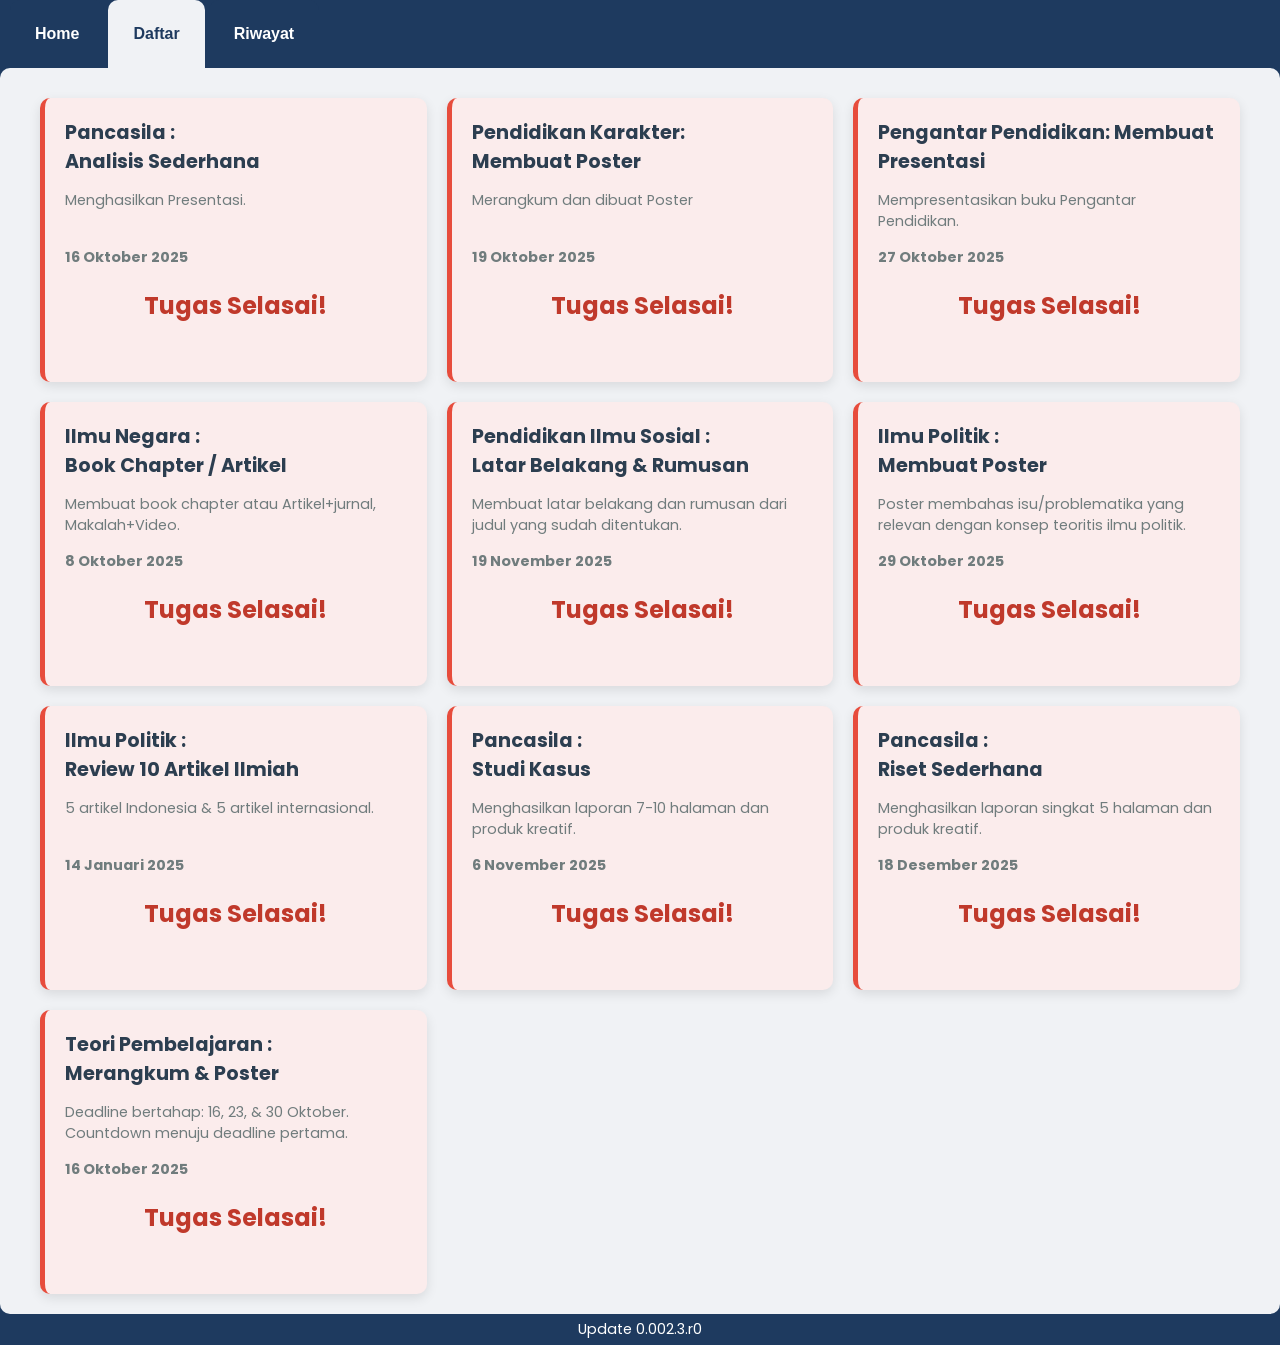
<file: daftartugas.html>
<!DOCTYPE html>
<html lang="id">
<head>
    <meta charset="UTF-8">
    <meta name="viewport" content="width=device-width, initial-scale=1.0">
    <title>Countdown Tugas Kuliah</title>
    <link rel="stylesheet" href="styles.css">
    <meta property="og:title" content="Countdown Tugas">
    <meta property="og:description" content="Pantau semua deadline dan jadwal tugas di sini.">
    <meta property="og:image" content="https://aldrinfh1.github.io/daftartugas">
    <meta property="og:url" content="https://aldrinfh1.github.io/daftartugas">
    <meta property="og:type" content="website">
    <link rel="preconnect" href="https://fonts.googleapis.com">
    <link rel="preconnect" href="https://fonts.gstatic.com" crossorigin>
    <link href="https://fonts.googleapis.com/css2?family=Poppins:wght@400;500;700&display=swap" rel="stylesheet">
        
</head>
<body>
    <header class="headerori">
        <div class="btn">
            <button class="btn1" onclick="document.location='/'">Home</button>
            <button class="btn1" id="daftartugas" onclick="document.location='history/history'">Daftar</button>
            <button class="btn1" onclick="document.location='history/history'">Riwayat</button>
        </div>
    </header>
<div class="realbody"> 
    <div class="header1">

    </div>

    <div class="task-container">
        </div>

    <script src="myScript.js" >
 
    </script>
</div>
    <footer class="ftr">
        <p class="ftrtext">Update 0.002.3.r0</p>
    </footer>
</body>
</html>
</file>
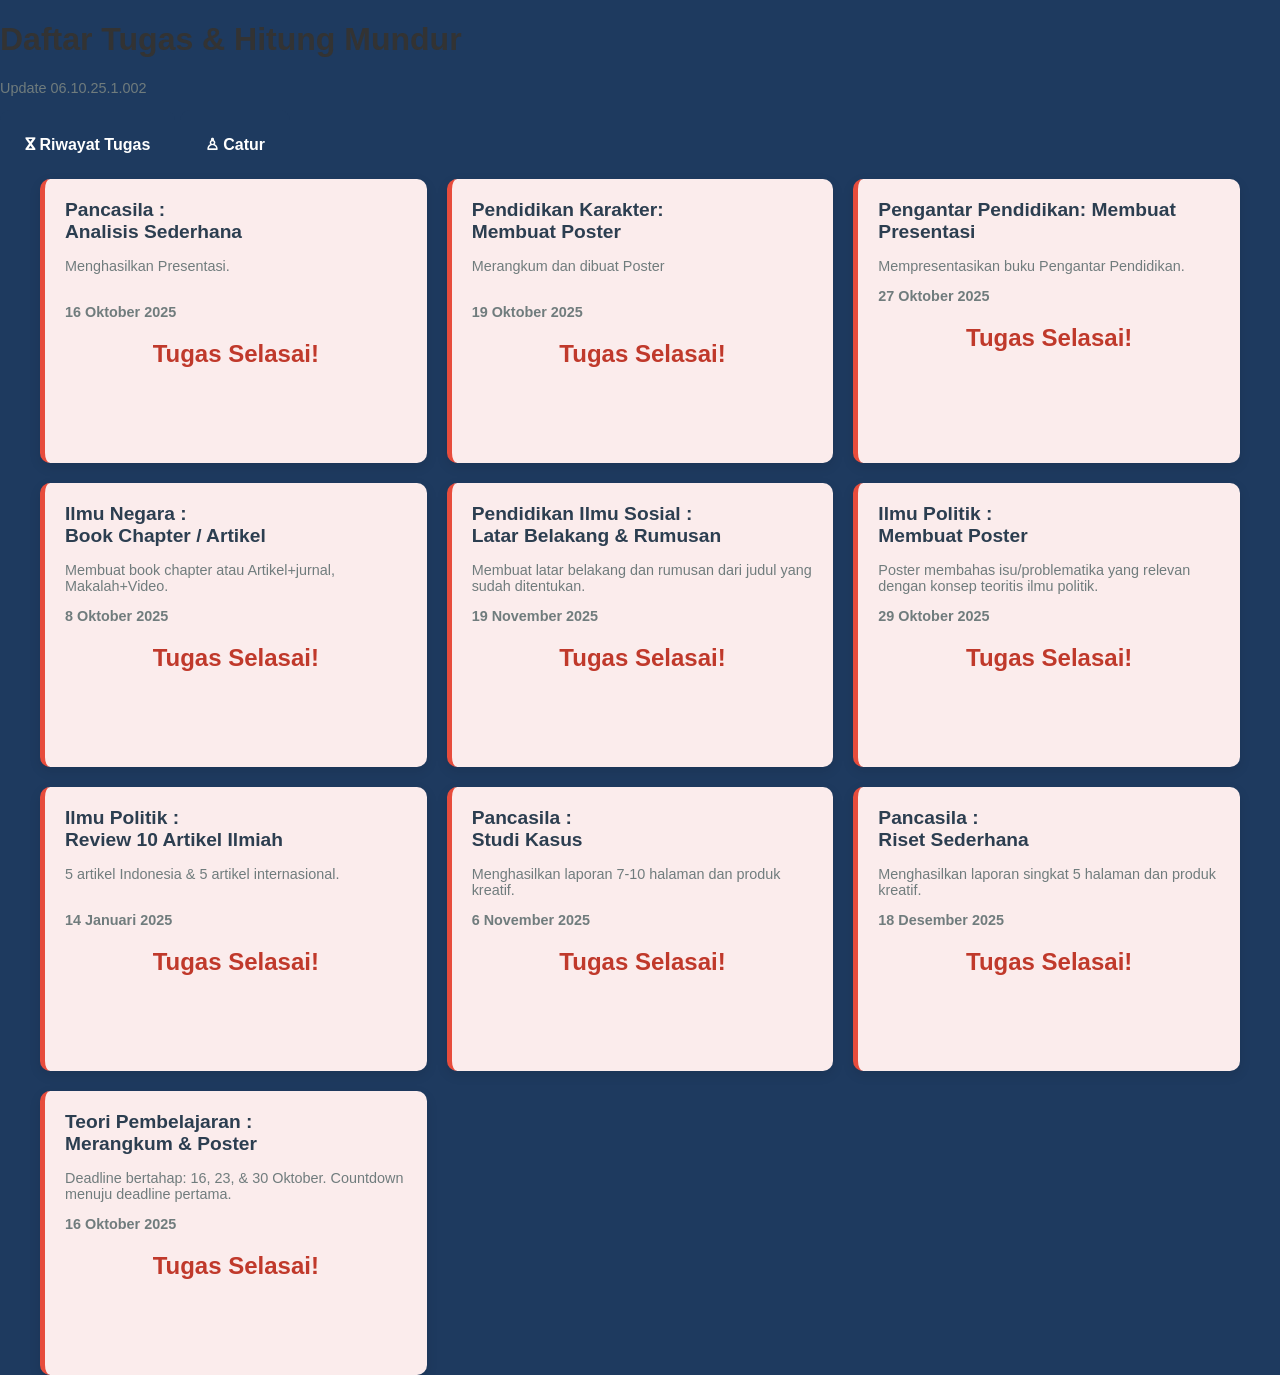
<file: detik-detik.html>
<!DOCTYPE html>
<html lang="id">
<head>
    <meta charset="UTF-8">
    <meta name="viewport" content="width=device-width, initial-scale=1.0">
    <title>Countdown Tugas Kuliah</title>
    <link rel="stylesheet" href="styles.css">
</head>
<body>

    <div class="header">
        <h1>Daftar Tugas & Hitung Mundur</h1>
        <p>Update 06.10.25.1.002</p>
        <button class="btn1" onclick="document.location='history/history'">ⴵ Riwayat Tugas</button>
        <button class="btn1" onclick="document.location='https://lichess.org/id'">♙ Catur</button>
    </div>

    <div class="task-container">
        </div>

    <script src="myScript.js" >
 
    </script>
</body>
</html>
</file>
<file: styles.css>
body {
            font-family: 'Poppins', Tahoma, Geneva, Verdana, sans-serif;
            background-color: #1e3a5f;
            color: #333;
            margin: 0;
            padding: 0px;
        }

        .headerori {
            background-color: #1e3a5f;
        }

        .realbody {
            padding: 30px 20px 20px 20px;
            border-radius: 10px;
            background-color: #f0f2f5;
        }

        .ftr {
            background-color: #1e3a5f;
        }

        .ftrtext {
            color: white;
            text-align: center;
            margin: 0px;
            padding: 5px;
        }

        .btn {
            margin-right: 10px;
            margin-left: 10px;
            display: inline-block;
        }

        .btn1 {
            background-color: #1e3a5f;
            border: none;
            color: white;
            font-weight: bold;
            border-radius: 10px 10px 0px 0px;
            padding: 25px;
            font-size: 16px;
            transition-duration: 0.1s;
        }

        .btn1:hover {
            background-color: #f0f2d0;
            color: #1e3a5f;
        }

        #daftartugas {
            background-color: #f0f2f5;
            color: #1e3a5f;
        }

        .task-container {
            display: grid;
            grid-template-columns: repeat(auto-fit, minmax(320px, 1fr));
            gap: 20px;
            max-width: 1200px;
            margin: 0 auto;
        }
        .task-card {
            background-color: #ffffff;
            border-radius: 10px;
            padding: 20px;
            box-shadow: 0 4px 12px rgba(0, 0, 0, 0.1);
            border-left: 5px solid #3498db;
            transition: transform 0.2s;
            height: 244px;

        }
        .task-card:hover {
            transform: translateY(-10px);
            border-top: 5px solid #3498db;

        }
        .task-card.overdue {
            border-left-color: #e74c3c;
            background-color: #fbecec;
        }
        .task-card.overdue:hover {
            border-top-style: solid;
            border-top-color: #e74c3c;

        }
        .task-card.soon {
            border-left-color: #f1c40f;
            background-color: #fff0b5;

        }
        .task-card.soon:hover {
            border-top-style: solid;
            border-top-color: #f1c40f;
        }
        .soon .time-box {
            background-color: #fae078;
            border-style: none;
            border-color: #f1c40f;
        }
        .soon .time-box .number {
            font-size: 1.8em;
            font-weight: bold;
            color: #e74c3c;
        }
        h2 {
            margin: 0;
            font-size: 1.2em;
            color: #2c3e50;
        }
        .soon h2 {
            color: #423500;
        }
        p {
            color: #707c7d;
            font-size: 0.9em;
        }
        .soon p {
            color: #423500;
        }
        .countdown {
            display: flex;
            justify-content: space-around;
            text-align: center;
            margin-top: 15px;
        }
        .time-box {
            background-color: #ecf0f1;
            padding: 10px;
            border-radius: 0px;
            width: 70px;
        }

        .time-box .number {
            font-size: 1.8em;
            font-weight: bold;
            color: #1e3a5f;
        }

        #detik {
            border-radius: 0 10px 10px 0px;
        }
        #hari {
            border-radius: 10px 0 0 10px;
        }
    
        .time-box .label {
            font-size: 0.7em;
            color: #7f8c8d;
            text-transform: uppercase;
        }
        .soon .time-box .label {
            color: #423500;
        }
        .message {
            font-size: 1.5em;
            font-weight: bold;
            text-align: center;
            margin-top: 20px;
        }
        .message.overdue-msg {
            color: #c0392b;
        }
        .message.completed-msg {
            color: #27ae60;
        }
</file>
